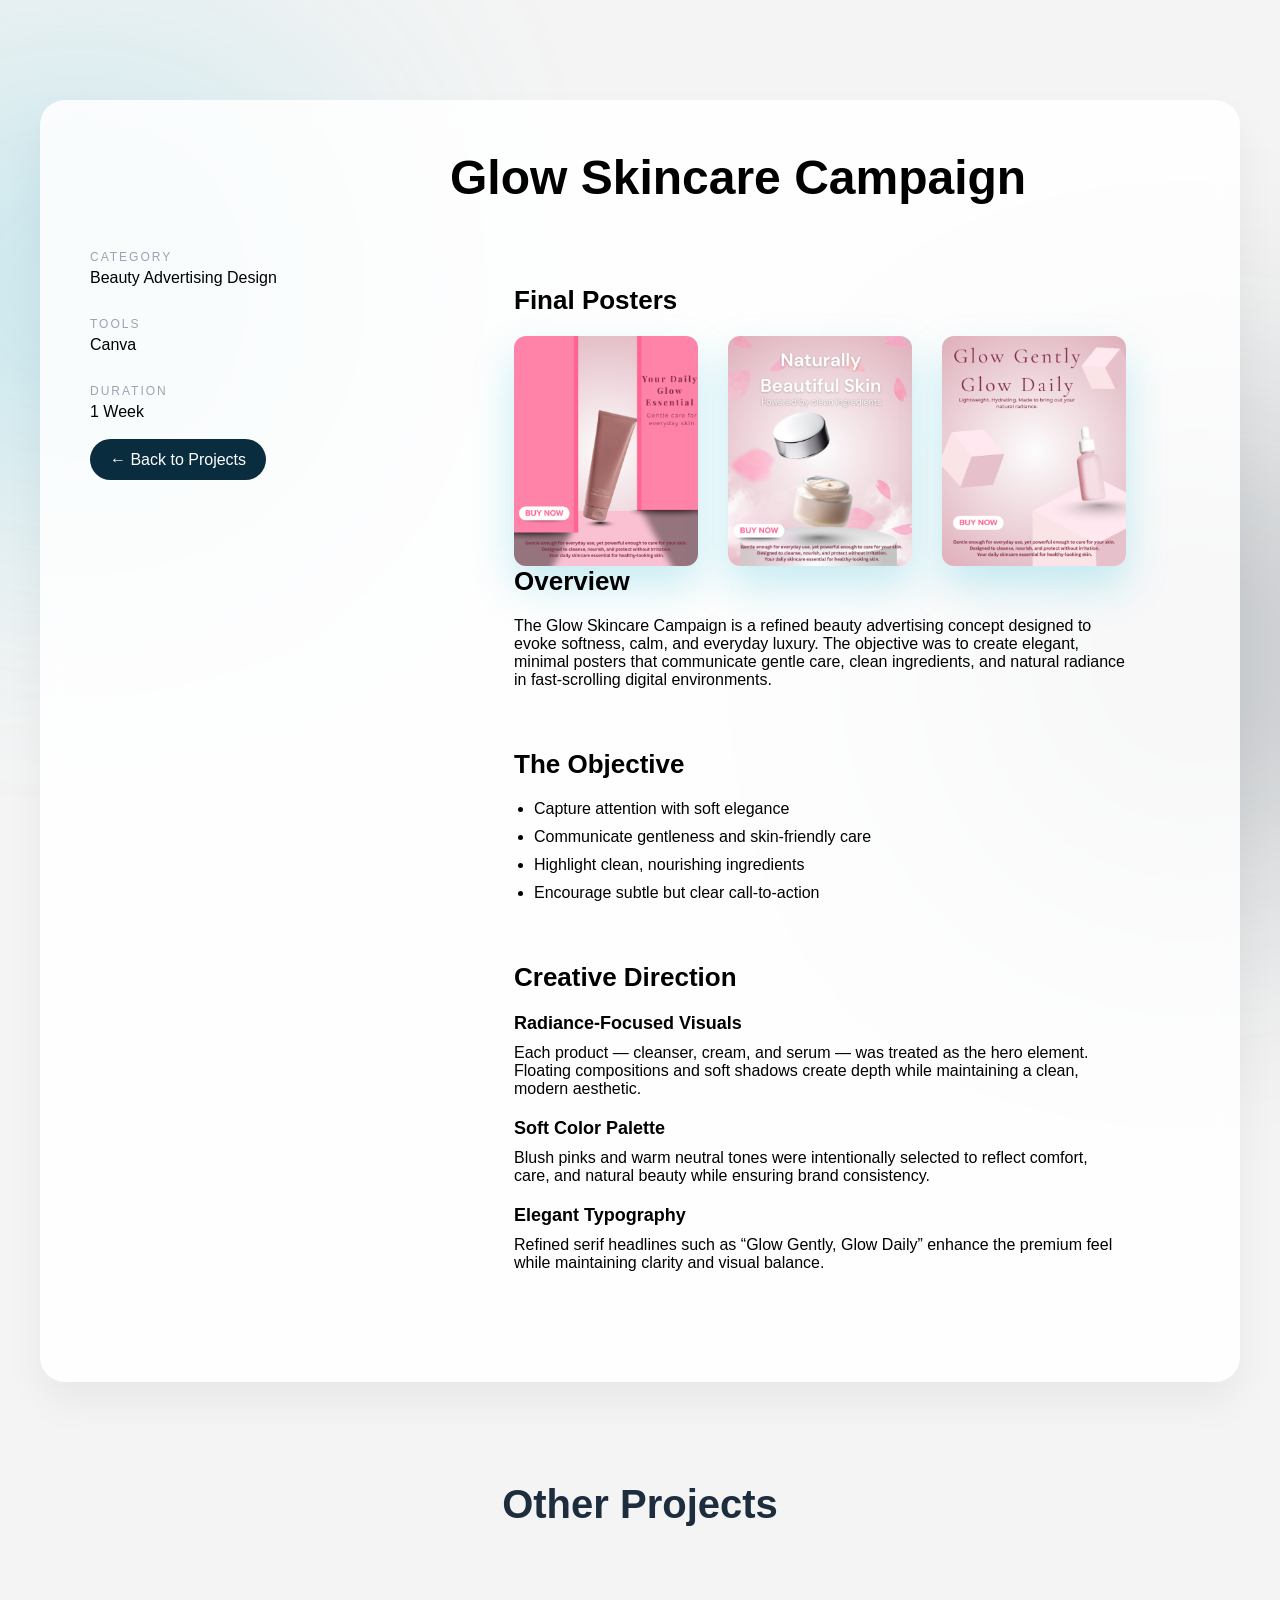
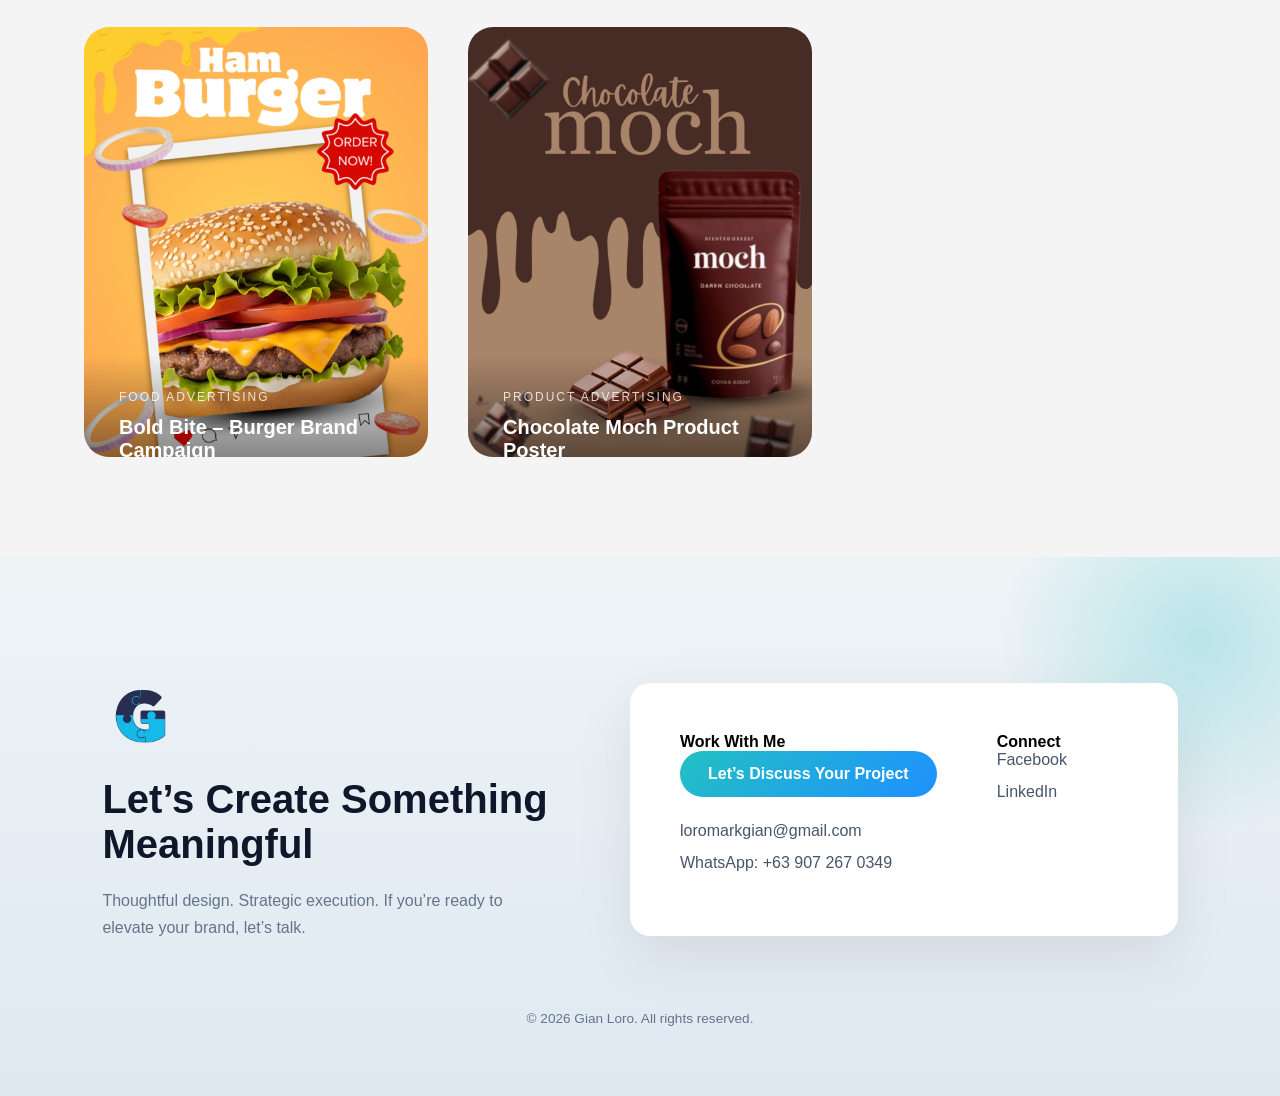
<file: Beuty-product.html>
<html lang="en">

<head>
    <meta charset="UTF-8">
    <title>Beauty / Skincare Campaign</title>
    <link rel="icon" type="icon" href="Logo.png">
    <link rel="stylesheet" href="style.css">
</head>

<body class="product-page">

    <div class="brand-blur primary"></div>
    <div class="brand-blur secondary"></div>

    <section class="project-container">

        <!-- LEFT INFO COLUMN -->
        <aside class="project-sidebar">
            <div class="info-block">
                <p class="label">Category</p>
                <p class="value">Beauty Advertising Design</p>
            </div>

            <div class="info-block">
                <p class="label">Tools</p>
                <p class="value">Canva</p>
            </div>

            <div class="info-block">
                <p class="label">Duration</p>
                <p class="value">1 Week</p>
            </div>

            <a href="index.html#projects" class="back-btn">← Back to Projects</a>
        </aside>

        <!-- RIGHT CONTENT COLUMN -->
        <main class="project-content">

            <h1>Glow Skincare Campaign</h1>

            <!-- IMAGE GRID -->
            <section class="image-section">
                <h2>Final Posters</h2>

                <div class="image-grid">
                    <img src="8.png" alt="Burger Poster 1">
                    <img src="9.png" alt="Burger Poster 2">
                    <img src="10.png" alt="Burger Poster 3">
                </div>
            </section>

            <section class="text-section">
                <h2>Overview</h2>
                <p>
                    The Glow Skincare Campaign is a refined beauty advertising concept designed
                    to evoke softness, calm, and everyday luxury. The objective was to create
                    elegant, minimal posters that communicate gentle care, clean ingredients,
                    and natural radiance in fast-scrolling digital environments.
                </p>
            </section>

            <section class="text-section">
                <h2>The Objective</h2>
                <ul>
                    <li>Capture attention with soft elegance</li>
                    <li>Communicate gentleness and skin-friendly care</li>
                    <li>Highlight clean, nourishing ingredients</li>
                    <li>Encourage subtle but clear call-to-action</li>
                </ul>
            </section>

            <section class="text-section">
                <h2>Creative Direction</h2>

                <h3>Radiance-Focused Visuals</h3>
                <p>
                    Each product — cleanser, cream, and serum — was treated as the hero element.
                    Floating compositions and soft shadows create depth while maintaining
                    a clean, modern aesthetic.
                </p>

                <h3>Soft Color Palette</h3>
                <p>
                    Blush pinks and warm neutral tones were intentionally selected to reflect
                    comfort, care, and natural beauty while ensuring brand consistency.
                </p>

                <h3>Elegant Typography</h3>
                <p>
                    Refined serif headlines such as “Glow Gently, Glow Daily” enhance the
                    premium feel while maintaining clarity and visual balance.
                </p>
            </section>

        </main>

    </section>

    <!--project section-->

    <section class="project" id="projects">
        <h2 class="projects-title">Other Projects</h2>

        <div class="projects-grid">


            <a href="Burger-barand-poster.HTML" class="project-card">
                <img src="3.png" alt="Burger Brand Poster Collection">

                <div class="project-overlay">
                    <span class="project-category">Food Advertising</span>
                    <h3 class="project-title">Bold Bite – Burger Brand Campaign</h3>
                    <span class="view-project">View Project →</span>
                </div>
            </a>

            <a href="Chocolate-moch-poster.html" class="project-card">
                <img src="4.png" alt="Chocolate Moch Poster">

                <div class="project-overlay">
                    <span class="project-category">Product Advertising</span>
                    <h3 class="project-title">Chocolate Moch Product Poster</h3>
                    <span class="view-project">View Project →</span>
                </div>
            </a>



        </div>
    </section>
    <!--contact section-->
    <section class="clean-contact" id="contact">
        <div class="contact-wrapper">

            <!-- LEFT SIDE -->
            <div class="contact-left">
                <img src="Logo.png" alt="Logo" class="contact-logo">
                <h2>Let’s Create Something Meaningful</h2>
                <p>
                    Thoughtful design. Strategic execution. If you’re ready to elevate your brand, let’s talk.
                </p>
            </div>

            <!-- RIGHT CARD -->
            <div class="contact-card">

                <!-- Column 1 -->
               <div class="contact-column">
                    <h4>Work With Me</h4>
                    <a href="https://calendly.com/loromarkgian/30min" class="modern-btn">Let’s Discuss Your Project</a>
                    <a href="mailto:loromarkgian@gmail.com" class="contact-link">
                        loromarkgian@gmail.com
                    </a>
                    <a href="https://wa.me/639072670349" class="contact-link">
                        WhatsApp: +63 907 267 0349
                    </a>
                </div>

                <!-- Column 2 -->
                <div class="contact-column">
                    <h4>Connect</h4>
                    <a href="https://www.facebook.com/profile.php?id=61585656745257" class="contact-link">Facebook</a>
                    <a href="https://www.linkedin.com/in/mark-gian-loro/" class="contact-link">LinkedIn</a>
                </div>

            </div>
        </div>

        <p class="copyright">
            © 2026 Gian Loro. All rights reserved.
        </p>
    </section>


</body>

</html>
</file>
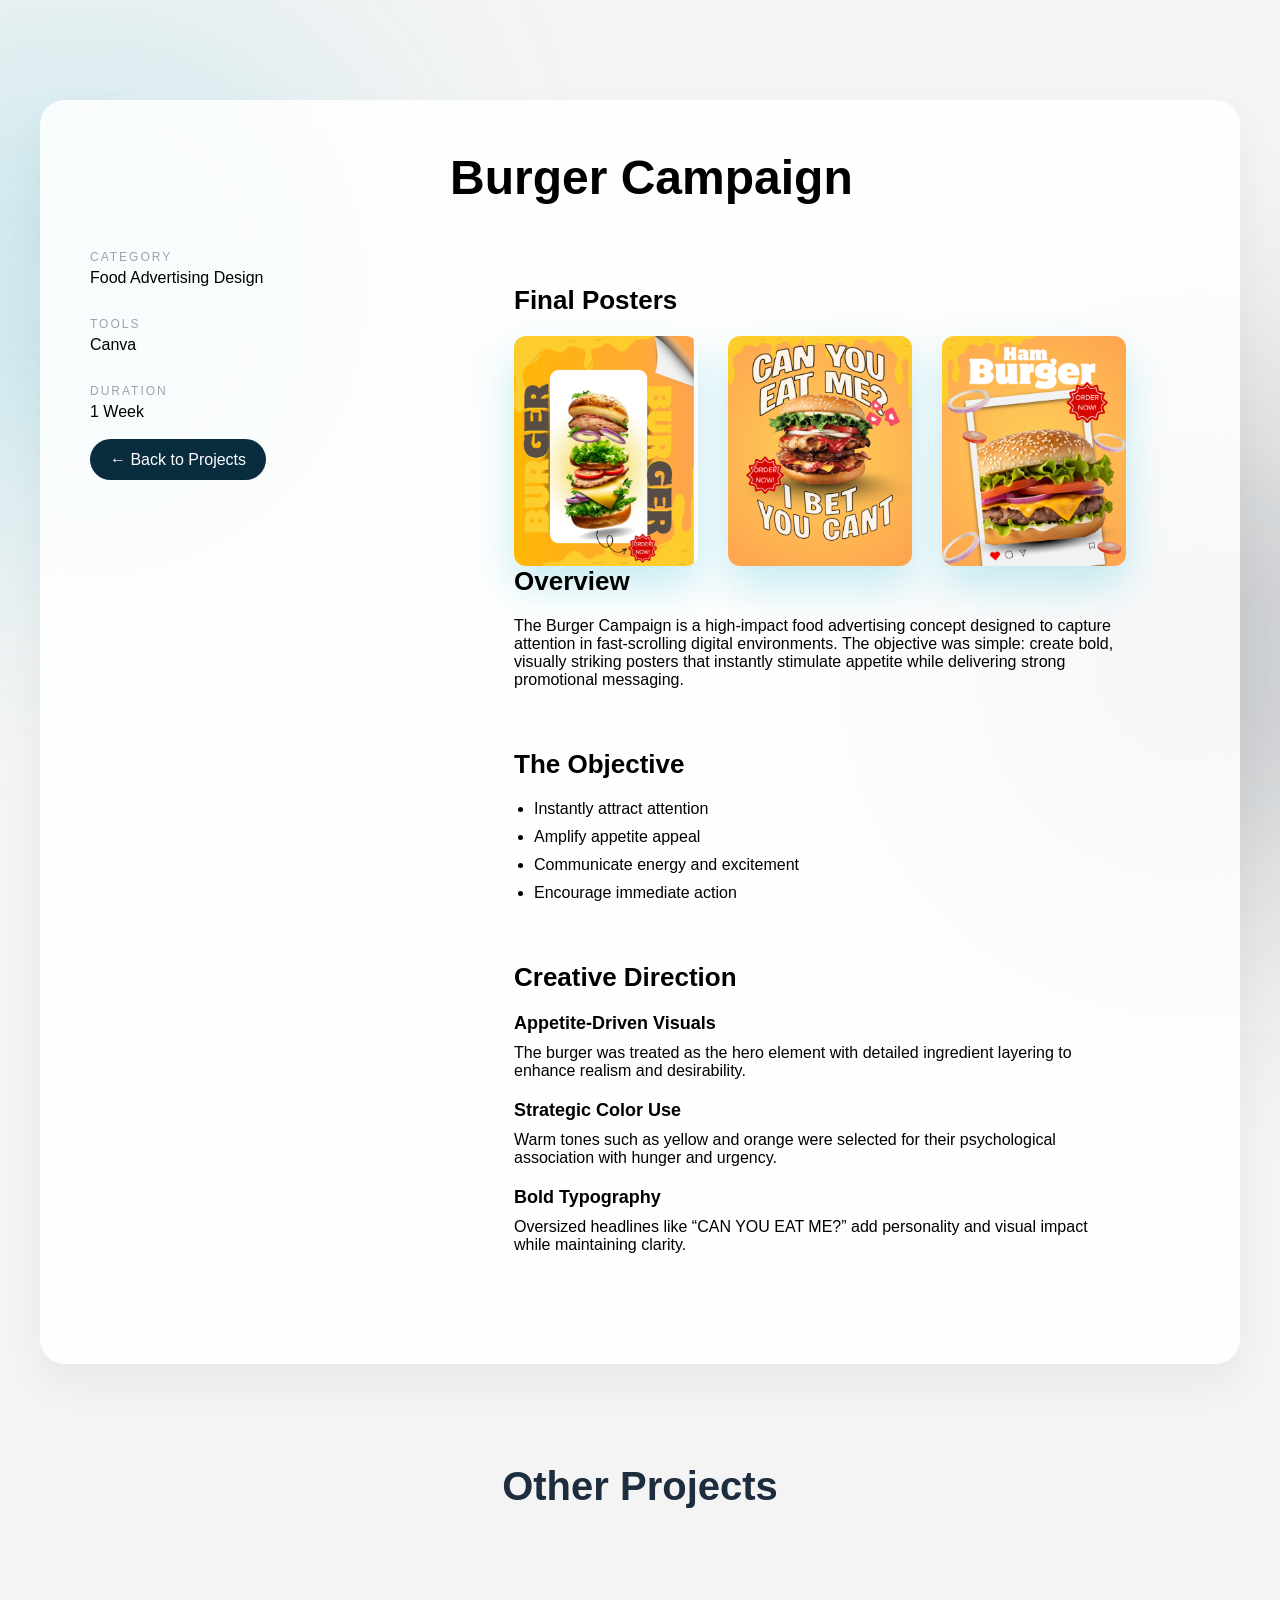
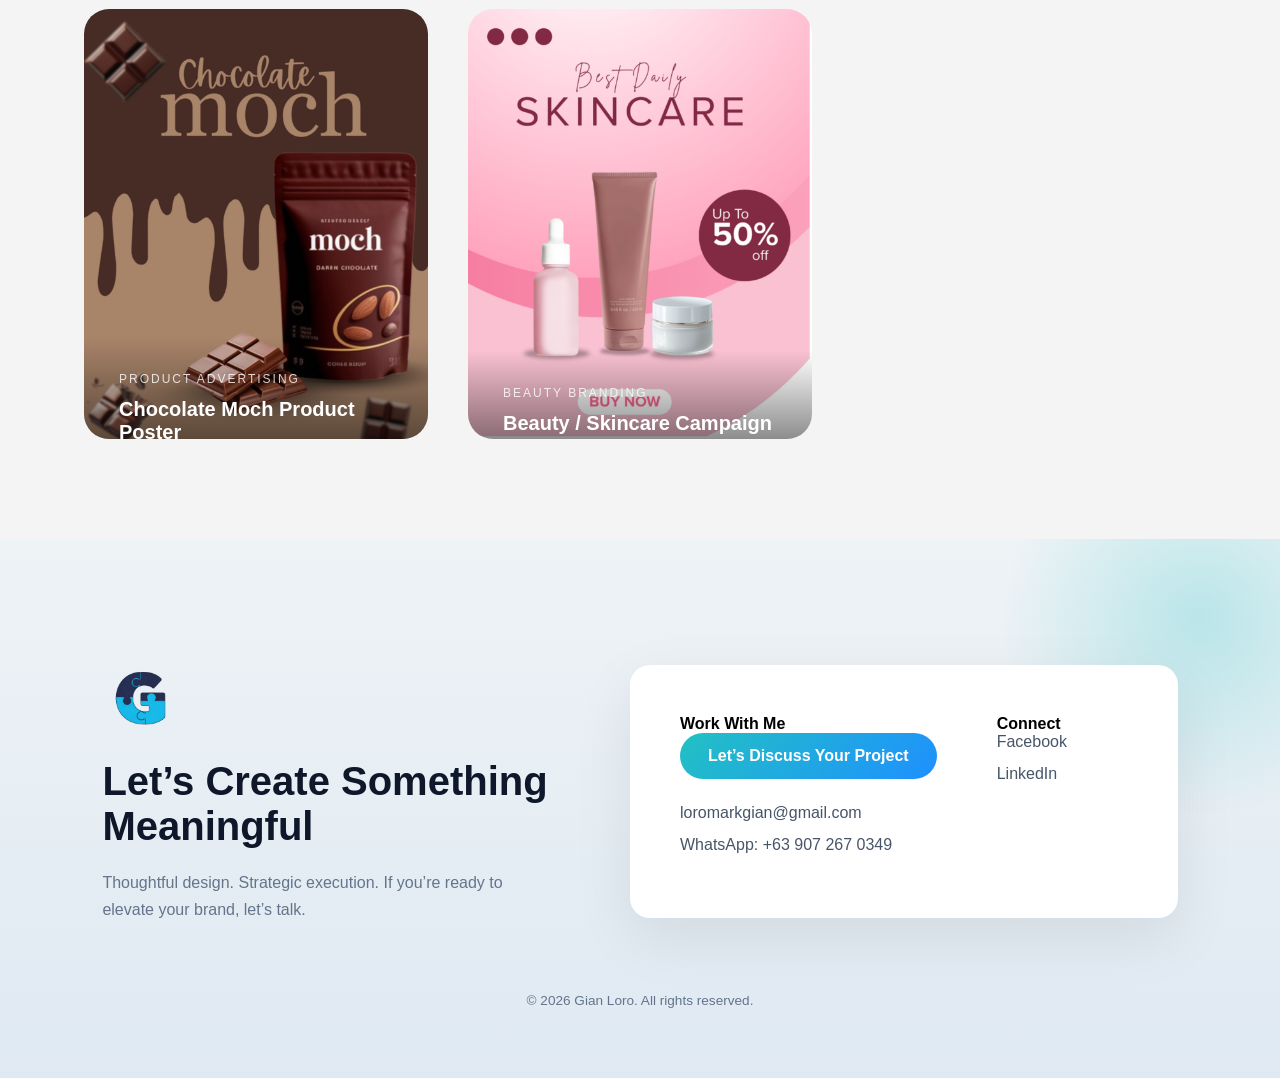
<file: Burger-barand-poster.HTML>
<html lang="en">

<head>
  <meta charset="UTF-8">
  <title>Burger Brand Poster Collection</title>
  <link rel="icon" type="icon" href="Logo.png">
  <link rel="stylesheet" href="style.css">
</head>

<body class="product-page">

  <div class="brand-blur primary"></div>
  <div class="brand-blur secondary"></div>

  <section class="project-container">

    <!-- LEFT INFO COLUMN -->
    <aside class="project-sidebar">
      <div class="info-block">
        <p class="label">Category</p>
        <p class="value">Food Advertising Design</p>
      </div>

      <div class="info-block">
        <p class="label">Tools</p>
        <p class="value">Canva</p>
      </div>

      <div class="info-block">
        <p class="label">Duration</p>
        <p class="value">1 Week</p>
      </div>

      <a href="index.html#projects" class="back-btn">← Back to Projects</a>
    </aside>

    <!-- RIGHT CONTENT COLUMN -->
    <main class="project-content">

      <h1>Burger Campaign</h1>

      <!-- IMAGE GRID -->
      <section class="image-section">
        <h2>Final Posters</h2>

        <div class="image-grid">
          <img src="1.png" alt="Burger Poster 1">
          <img src="2.png" alt="Burger Poster 2">
          <img src="3.png" alt="Burger Poster 3">
        </div>
      </section>

      <section class="text-section">
        <h2>Overview</h2>
        <p>
          The Burger Campaign is a high-impact food advertising concept designed
          to capture attention in fast-scrolling digital environments. The objective
          was simple: create bold, visually striking posters that instantly stimulate
          appetite while delivering strong promotional messaging.
        </p>
      </section>

      <section class="text-section">
        <h2>The Objective</h2>
        <ul>
          <li>Instantly attract attention</li>
          <li>Amplify appetite appeal</li>
          <li>Communicate energy and excitement</li>
          <li>Encourage immediate action</li>
        </ul>
      </section>

      <section class="text-section">
        <h2>Creative Direction</h2>

        <h3>Appetite-Driven Visuals</h3>
        <p>
          The burger was treated as the hero element with detailed ingredient layering
          to enhance realism and desirability.
        </p>

        <h3>Strategic Color Use</h3>
        <p>
          Warm tones such as yellow and orange were selected for their psychological
          association with hunger and urgency.
        </p>

        <h3>Bold Typography</h3>
        <p>
          Oversized headlines like “CAN YOU EAT ME?” add personality and visual impact
          while maintaining clarity.
        </p>
      </section>
    </main>


  </section>

  <!--project section-->

  <section class="project" id="projects">
    <h2 class="projects-title">Other Projects</h2>

    <div class="projects-grid">

      <a href="Chocolate-moch-poster.html" class="project-card">
        <img src="4.png" alt="Chocolate Moch Poster">

        <div class="project-overlay">
          <span class="project-category">Product Advertising</span>
          <h3 class="project-title">Chocolate Moch Product Poster</h3>
          <span class="view-project">View Project →</span>
        </div>
      </a>


      <a href="Beuty-product.html" class="project-card">
        <img src="7.png" alt="Skincare Campaign">

        <div class="project-overlay">
          <span class="project-category">Beauty Branding</span>
          <h3 class="project-title">Beauty / Skincare Campaign</h3>
          <span class="view-project">View Project →</span>
        </div>
      </a>

    </div>
  </section>
  <!--contact section-->
  <section class="clean-contact" id="contact">
    <div class="contact-wrapper">

      <!-- LEFT SIDE -->
      <div class="contact-left">
        <img src="Logo.png" alt="Logo" class="contact-logo">
        <h2>Let’s Create Something Meaningful</h2>
        <p>
          Thoughtful design. Strategic execution. If you’re ready to elevate your brand, let’s talk.
        </p>
      </div>

      <!-- RIGHT CARD -->
      <div class="contact-card">

        <div class="contact-column">
          <h4>Work With Me</h4>
          <a href="https://calendly.com/loromarkgian/30min" class="modern-btn">Let’s Discuss Your Project</a>
          <a href="mailto:loromarkgian@gmail.com" class="contact-link">
            loromarkgian@gmail.com
          </a>
          <a href="https://wa.me/639072670349" class="contact-link">
            WhatsApp: +63 907 267 0349
          </a>
        </div>

        <!-- Column 2 -->
        <div class="contact-column">
          <h4>Connect</h4>
          <a href="https://www.facebook.com/profile.php?id=61585656745257" class="contact-link">Facebook</a>
          <a href="https://www.linkedin.com/in/mark-gian-loro/" class="contact-link">LinkedIn</a>
        </div>

      </div>
    </div>

    <p class="copyright">
      © 2026 Gian Loro. All rights reserved.
    </p>
  </section>


</body>

</html>
</file>
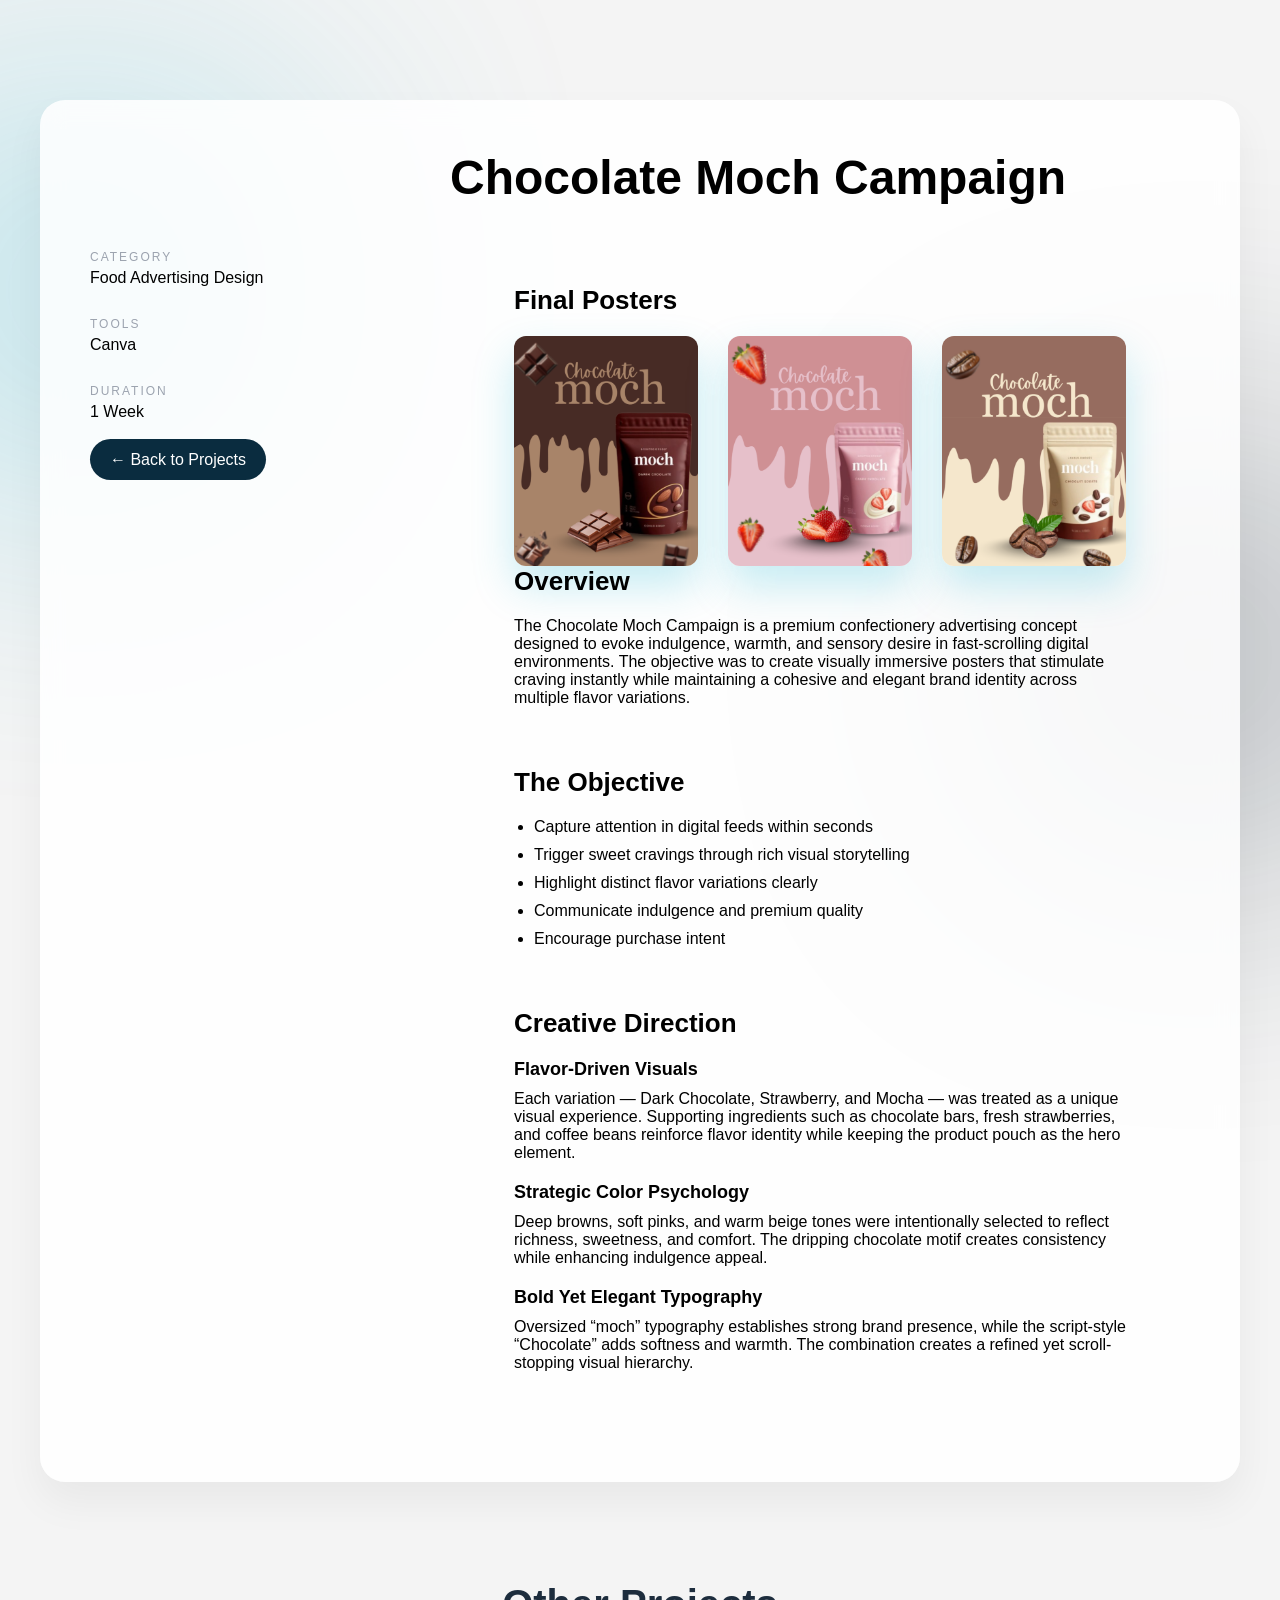
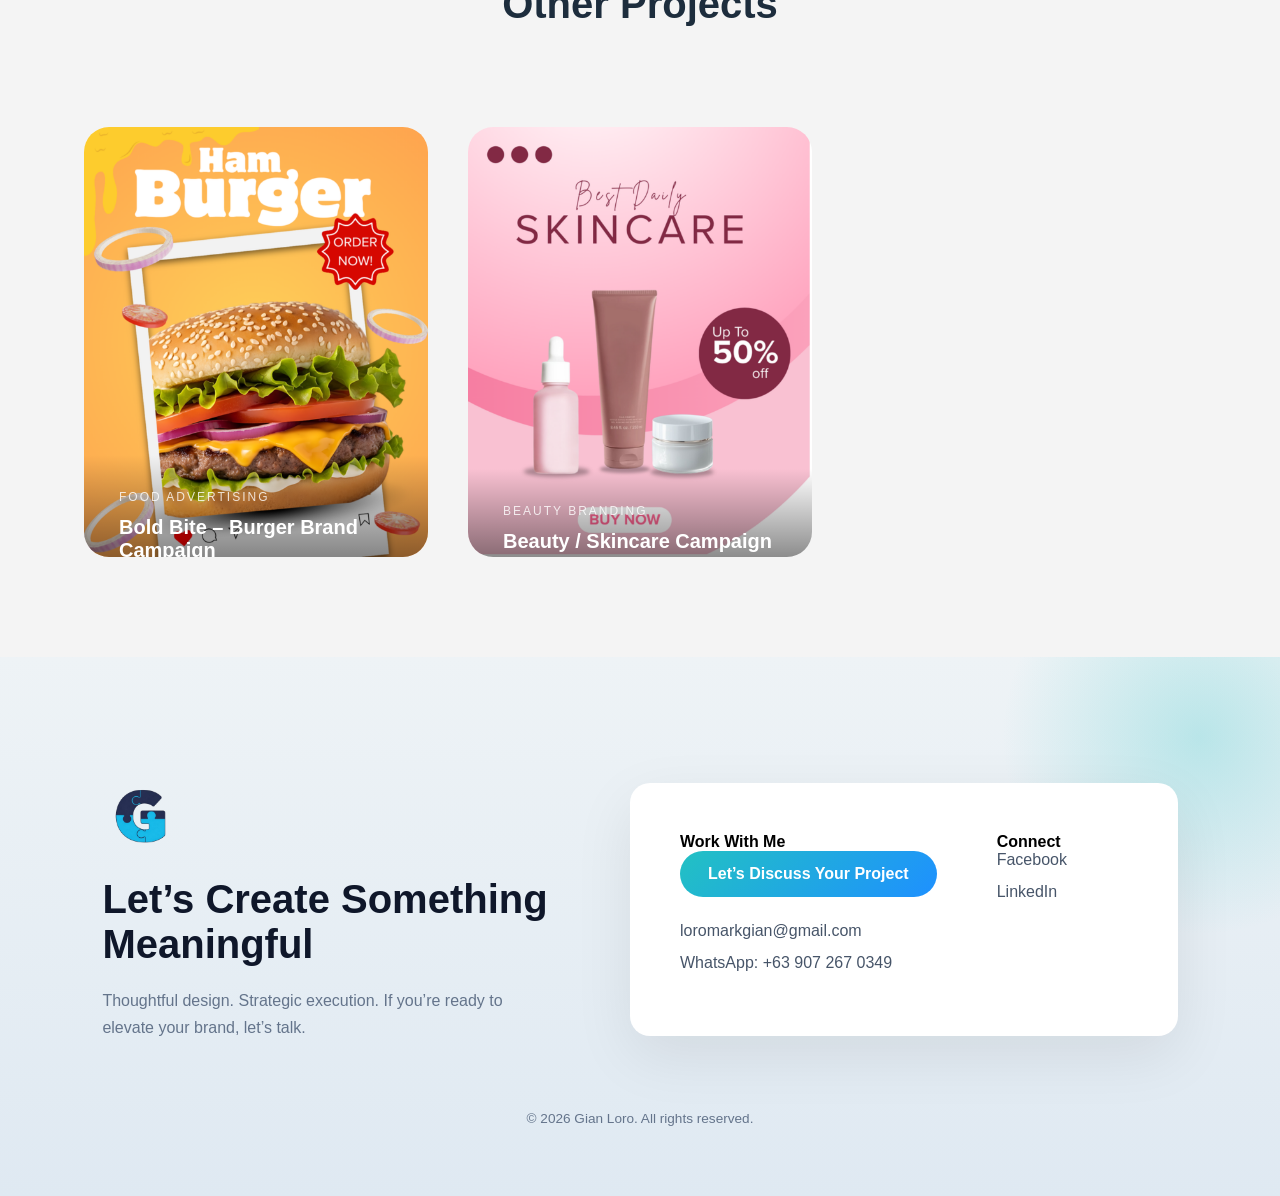
<file: Chocolate-moch-poster.html>
<html lang="en">

<head>
    <meta charset="UTF-8">
    <title>Chocolate Moch Product Poster</title>
    <link rel="icon" type="icon" href="Logo.png">
    <link rel="stylesheet" href="style.css">
</head>

<body class="product-page">

    <div class="brand-blur primary"></div>
    <div class="brand-blur secondary"></div>


    <section class="project-container">

        <!-- LEFT INFO COLUMN -->
        <aside class="project-sidebar">
            <div class="info-block">
                <p class="label">Category</p>
                <p class="value">Food Advertising Design</p>
            </div>

            <div class="info-block">
                <p class="label">Tools</p>
                <p class="value">Canva</p>
            </div>

            <div class="info-block">
                <p class="label">Duration</p>
                <p class="value">1 Week</p>
            </div>

            <a href="index.html#projects" class="back-btn">← Back to Projects</a>
        </aside>

        <!-- RIGHT CONTENT COLUMN -->
        <main class="project-content">

            <h1>Chocolate Moch Campaign</h1>

            <!-- IMAGE GRID -->
            <section class="image-section">
                <h2>Final Posters</h2>

                <div class="image-grid">
                    <img src="4.png" alt="Chocolate Moch Dark Chocolate Poster">
                    <img src="5.png" alt="Chocolate Moch Strawberry Poster">
                    <img src="6.png" alt="Chocolate Moch Mocha Poster">
                </div>
            </section>

            <section class="text-section">
                <h2>Overview</h2>
                <p>
                    The Chocolate Moch Campaign is a premium confectionery advertising concept
                    designed to evoke indulgence, warmth, and sensory desire in fast-scrolling
                    digital environments. The objective was to create visually immersive posters
                    that stimulate craving instantly while maintaining a cohesive and elegant
                    brand identity across multiple flavor variations.
                </p>
            </section>

            <section class="text-section">
                <h2>The Objective</h2>
                <ul>
                    <li>Capture attention in digital feeds within seconds</li>
                    <li>Trigger sweet cravings through rich visual storytelling</li>
                    <li>Highlight distinct flavor variations clearly</li>
                    <li>Communicate indulgence and premium quality</li>
                    <li>Encourage purchase intent</li>
                </ul>
            </section>

            <section class="text-section">
                <h2>Creative Direction</h2>

                <h3>Flavor-Driven Visuals</h3>
                <p>
                    Each variation — Dark Chocolate, Strawberry, and Mocha — was treated as
                    a unique visual experience. Supporting ingredients such as chocolate bars,
                    fresh strawberries, and coffee beans reinforce flavor identity while keeping
                    the product pouch as the hero element.
                </p>

                <h3>Strategic Color Psychology</h3>
                <p>
                    Deep browns, soft pinks, and warm beige tones were intentionally selected
                    to reflect richness, sweetness, and comfort. The dripping chocolate motif
                    creates consistency while enhancing indulgence appeal.
                </p>

                <h3>Bold Yet Elegant Typography</h3>
                <p>
                    Oversized “moch” typography establishes strong brand presence, while the
                    script-style “Chocolate” adds softness and warmth. The combination creates
                    a refined yet scroll-stopping visual hierarchy.
                </p>
            </section>

        </main>

    </section>
    <!--project section-->

    <section class="project" id="projects">
        <h2 class="projects-title">Other Projects</h2>

        <div class="projects-grid">


            <a href="Burger-barand-poster.HTML" class="project-card">
                <img src="3.png" alt="Burger Brand Poster Collection">

                <div class="project-overlay">
                    <span class="project-category">Food Advertising</span>
                    <h3 class="project-title">Bold Bite – Burger Brand Campaign</h3>
                    <span class="view-project">View Project →</span>
                </div>
            </a>


            <a href="Beuty-product.html" class="project-card">
                <img src="7.png" alt="Skincare Campaign">

                <div class="project-overlay">
                    <span class="project-category">Beauty Branding</span>
                    <h3 class="project-title">Beauty / Skincare Campaign</h3>
                    <span class="view-project">View Project →</span>
                </div>
            </a>

        </div>
    </section>
    <!--contact section-->
 <section class="clean-contact"  id="contact">
        <div class="contact-wrapper">

            <!-- LEFT SIDE -->
            <div class="contact-left">
                <img src="Logo.png" alt="Logo" class="contact-logo">
                <h2>Let’s Create Something Meaningful</h2>
                <p>
                    Thoughtful design. Strategic execution. If you’re ready to elevate your brand, let’s talk.
                </p>
            </div>

            <!-- RIGHT CARD -->
            <div class="contact-card">

                <!-- Column 1 -->
                <div class="contact-column">
                    <h4>Work With Me</h4>
                    <a href="https://calendly.com/loromarkgian/30min" class="modern-btn">Let’s Discuss Your Project</a>
                    <a href="mailto:loromarkgian@gmail.com" class="contact-link">
                        loromarkgian@gmail.com
                    </a>
                    <a href="https://wa.me/639072670349" class="contact-link">
                        WhatsApp: +63 907 267 0349
                    </a>
                </div>

                <!-- Column 2 -->
                <div class="contact-column">
                    <h4>Connect</h4>
                    <a href="https://www.facebook.com/profile.php?id=61585656745257" class="contact-link">Facebook</a>
                    <a href="https://www.linkedin.com/in/mark-gian-loro/" class="contact-link">LinkedIn</a>
                </div>

            </div>
        </div>

        <p class="copyright">
            © 2026 Gian Loro. All rights reserved.
        </p>
    </section>


</body>

</html>
</file>
<file: style.css>
* {
    margin: 0;
    padding: 0;
    box-sizing: border-box;
    font-family: 'Poppins', sans-serif;
}

body {
    background: #f4f4f4;
}

.navbar a {
    text-decoration: none;
    color: #0e1f2f;
}

.navbar a:visited {
    color: #0e1f2f;
}

.navbar {
    display: flex;
    justify-content: center;
    margin-top: 30px;
}

.navbar ul {
    list-style: none;
    display: flex;
    gap: 30px;
    background: transparent;
    padding: 10px 35px;
    border-radius: 50px;
    box-shadow: 0 8px 20px rgba(0, 0, 0, 0.05);
}

.navbar li {
    padding: 8px 20px;
    border-radius: 30px;
    transition: 0.3s;
}

.navbar li:hover,
.navbar li.active {
    background: #19b5d8;
}

.navbar li:hover a,
.navbar li.active a {
    color: white;
}

nav {
    position: sticky;
    top: 0;
    z-index: 1000;
    background: transparent;
}

#menu-icon {
    font-size: 3.6rem;
    color: #1fb6d5;
    cursor: pointer;
    display: none;
}


/* ================= home section ================= */
.home {
    min-height: 100vh;
    display: flex;
    align-items: center;
    justify-content: center;
    position: relative;
    background: #f3f6f9;
    overflow: hidden;
}

.home::before,
.home::after {
    content: "";
    position: absolute;
    width: 500px;
    height: 500px;
    border-radius: 50%;
    filter: blur(120px);
    z-index: 0;
}

.home::before {
    left: -150px;
    background: rgba(31, 182, 213, 0.35);
}

.home::after {
    right: -150px;
    background: rgba(14, 31, 47, 0.25);
}


.home-content {
    text-align: center;
    z-index: 2;
    position: relative;
}


.home h1 {
    font-size: 56px;
    font-weight: 800;
    color: #0e1f2f;
    margin-bottom: 10px;
}

.home h1 span {
    color: #1fb6d5;
}


.subtitle {
    font-size: 20px;
    color: #666;
    margin-bottom: 40px;
}



.profile-card {
    margin: 0 auto 40px;
    width: 400px;
    height: 400px;
    border-radius: 35px;
    background: linear-gradient(180deg, #1fb6d5, #17a2b8);
    box-shadow: 0 25px 40px rgba(0, 0, 0, 0.15);
    perspective: 1000px;
    cursor: pointer;
    padding: 0;
    display: flex;
    align-items: center;
    justify-content: center;
}


.card-inner {
    width: 365px;
    height: 365px;
    position: relative;
    transition: transform 0.8s ease;
    transform-style: preserve-3d;
    border-radius: 25px;
}


.card-front,
.card-back {
    position: absolute;
    width: 100%;
    height: 100%;
    backface-visibility: hidden;
    border-radius: 25px;
}


.card-front img {
    width: 100%;
    height: 100%;
    object-fit: cover;
    display: block;
}


.card-back {
    transform: rotateY(180deg);
    display: flex;
    flex-direction: column;
    align-items: center;
    justify-content: center;
    text-align: center;
    padding: 20px;
}

.logo-back {
    width: 150px;
    height: 150px;
    object-fit: contain;
    margin-bottom: 15px;
}

.card-back h3 {
    margin-top: 15px;
    font-size: 20px;
}

.card-back p {
    opacity: 0.8;
}

.profile-card:hover .card-inner {
    transform: rotateY(180deg);
}

.piece {
    width: 150px;
    height: 150px;
    perspective: 1000px;
    cursor: pointer;
}

.piece-inner {
    width: 100%;
    height: 100%;
    position: relative;
    transition: transform 0.8s;
    transform-style: preserve-3d;
}

.piece-front,
.piece-back {
    position: absolute;
    width: 100%;
    height: 100%;
    backface-visibility: hidden;
    border-radius: 15px;
}

.piece-back {
    transform: rotateY(180deg);
}

.piece img {
    width: 100%;
    height: 100%;
    object-fit: contain;
}

/* Flip on click */
.piece.flipped .piece-inner {
    transform: rotateY(180deg);
}

/* ================= About section ================= */


.about-section {
    padding: 100px 20px;
    text-align: center;
}


.about-title {
    font-size: 32px;
    font-weight: 700;
    margin-bottom: 60px;
    color: #0e1f2f;
    text-align: center;
}


.about-wrapper {
    display: flex;
    flex-direction: column;
    gap: 25px;
    align-items: center;
}


.about-card {
    width: 100%;
    max-width: 700px;
    height: 260px;
    perspective: 1000px;
}


.about-card-inner {
    position: relative;
    width: 100%;
    height: 100%;
    transition: transform 0.8s;
    transform-style: preserve-3d;
}


.about-card:hover .about-card-inner {
    transform: rotateY(180deg);
}


.about-card-front,
.about-card-back {
    position: absolute;
    width: 100%;
    height: 100%;
    border-radius: 20px;
    padding: 40px;
    box-sizing: border-box;
    backface-visibility: hidden;
    display: flex;
    justify-content: center;
    align-items: center;
    text-align: center;
}


.about-card-front {
    background-color: #0b3d4c;
    color: white;
}

.about-card-back {
    background-color: #123c4a;
    color: white;
    transform: rotateY(180deg);
}

/* ================= Pieces section ================= */

.pieces {
    position: relative;
    padding: 100px 10%;
    background: #f3f4f6;
    text-align: center;
    overflow: hidden;
}

.pieces h2 {
    font-size: 32px;
    font-weight: 700;
    margin-bottom: 60px;
    color: #0e1f2f;
}

.pieces-grid {
    display: grid;
    grid-template-columns: repeat(3, 1fr);
    gap: 35px;
    max-width: 900px;
    margin: auto;
}

/* PIECE CARD */
.piece-card {
    width: 100%;
    height: 220px;
    perspective: 1000px;
    cursor: pointer;
}

.piece-card-inner {
    width: 100%;
    height: 100%;
    position: relative;
    transition: transform 0.8s ease;
    transform-style: preserve-3d;
    border-radius: 25px;
}

/* FRONT AND BACK SIDES */
.pieces-front,
.pieces-back {
    position: absolute;
    width: 100%;
    height: 100%;
    backface-visibility: hidden;
    border-radius: 25px;
    display: flex;
    flex-direction: column;
    align-items: center;
    justify-content: center;
    text-align: center;
}

.pieces-front {
    background: #f7f9fb;
}

.pieces-back {
    background: linear-gradient(135deg, #8ecae6, #219ebc);
    color: white;
    transform: rotateY(180deg);
    padding: 20px;
}

.pieces-back h3 {
    margin-bottom: 10px;
}

.pieces-back p {
    font-size: 14px;
    line-height: 1.6;
}

/* ICONS AND TEXT ON FRONT */
.piece-card img {
    width: 55px;
    margin-bottom: 20px;
}

.piece-card p {
    font-weight: 500;
    color: #1b2b38;
}

/* HOVER EFFECT */
.piece-card:hover .piece-card-inner {
    transform: rotateY(180deg);
    box-shadow: 0 20px 35px rgba(0, 0, 0, 0.08);
}

/* CLICK ACTIVE STATE */
.piece-card.active .piece-card-inner {
    transform: rotateY(180deg);
}

/* BACKGROUND PUZZLE BLUR ELEMENTS */
.bg-puzzle {
    position: absolute;
    width: 180px;
    height: 180px;
    background: #19b5d8;
    filter: blur(60px);
    opacity: 0.4;
    border-radius: 30%;
    animation: floatBg 8s ease-in-out infinite;
    z-index: 1;
}

.blur1 {
    top: 120px;
    left: 10%;
}

.blur2 {
    top: 300px;
    right: 12%;
    animation-delay: 2s;
}

.blur3 {
    bottom: 100px;
    left: 40%;
    animation-delay: 4s;
}

.bg-puzzle {
    position: absolute;
    width: 180px;
    height: 180px;
    background: #19b5d8;
    filter: blur(60px);
    opacity: 0.4;
    border-radius: 30%;
    animation: floatBg 8s ease-in-out infinite;
    z-index: 1;
}

.blur1 {
    top: 120px;
    left: 10%;
}

.blur2 {
    top: 300px;
    right: 12%;
    animation-delay: 2s;
}

.blur3 {
    bottom: 100px;
    left: 40%;
    animation-delay: 4s;
}



/* ===== Services Section ===== */

.services-section {
    display: grid;
    grid-template-columns: 1fr 1.2fr;
    gap: 80px;
    max-width: 1200px;
    margin: 120px auto;
    padding: 0 20px;
}

.services-intro h2 {
    font-size: 40px;
    margin-bottom: 20px;
}

.services-intro span {
    color: #19B5B0;
}

.services-intro p {
    font-size: 18px;
    line-height: 1.6;
    opacity: 0.8;
}

/* Service List */
.services-list {
    display: flex;
    flex-direction: column;
    gap: 30px;
}

/* Individual Item */
.service-item {
    display: flex;
    gap: 25px;
    padding: 30px;
    border-radius: 20px;
    background: rgba(255, 255, 255, 0.03);
    backdrop-filter: blur(10px);
    border: 1px solid rgba(255, 255, 255, 0.08);
    transition: 0.3s ease;
}

.service-item:hover {
    transform: translateX(10px);
    border-color: #19B5B0;
}

.service-number {
    font-size: 24px;
    font-weight: 600;
    color: #19B5B0;
    min-width: 40px;
}

.service-content h3 {
    margin-bottom: 10px;
    font-size: 20px;
}

.service-content p {
    opacity: 0.75;
    line-height: 1.6;
}

/* Responsive */
@media (max-width: 992px) {
    .services-section {
        grid-template-columns: 1fr;
        gap: 50px;
    }
}

.pricing-section {
    position: relative;
    min-height: 100vh;
    background: #f3f5f7;
    display: flex;
    align-items: center;
    justify-content: center;
    text-align: center;
    overflow: hidden;
    padding: 40px 20px;
}

.pricing-content {
    max-width: 600px;
    z-index: 2;
}

.pricing-content h1 {
    font-size: 40px;
    margin-bottom: 30px;
    color: #1d2b36;
}

.subtitle {
    font-size: 22px;
    margin-bottom: 20px;
    color: #1d2b36;
}

.highlight-text {
    font-size: 18px;
    color: #00a8c5;
    margin-bottom: 40px;
    line-height: 1.6;
}

.btn-primary {
    display: inline-block;
    padding: 14px 35px;
    background: #00a8c5;
    color: white;
    border-radius: 40px;
    text-decoration: none;
    font-weight: 600;
    font-size: 16px;
    transition: 0.3s ease;
    box-shadow: 0 10px 25px rgba(0, 168, 197, 0.3);
}

.btn-primary:hover {
    background: #0090a8;
    transform: translateY(-3px);
}



.blur-shape {
    position: absolute;
    width: 250px;
    height: 250px;
    border-radius: 40% 60% 55% 45% / 50% 40% 60% 50%;
    filter: blur(60px);
    opacity: 0.8;
}

.blur-shape.left {
    background: #00bcd4;
    left: 8%;
    bottom: 20%;
}

.blur-shape.right {
    background: #0a2c3f;
    right: 8%;
    bottom: 15%;
}

.box i {
    vertical-align: middle;
    font-size: 25px;
    color: var(--main-color);
    margin-left: 5px;
}

.box a:hover {
    border-bottom: 2px solid var(--main-color);
}

.box:hover {
    border: 1px solid var(--main-color);
    transform: translateY(-5px) scale(1.02);
}


/* ================= Project section ================= */




#projects .projects-title {
    font-size: 40px;
    font-weight: 700;
    text-align: center;
    margin-bottom: 60px;
    color: #1d2d3d;
}

.projects-grid {
    display: grid;
    grid-template-columns: repeat(3, 1fr);
    gap: 40px;
    max-width: 1200px;
    margin: 100px auto;
    padding: 0 20px;
}

.project-card {
    position: relative;
    overflow: hidden;
    border-radius: 25px;
    display: block;
    text-decoration: none;
}

.project-card img {
    width: 100%;
    height: 100%;
    display: block;
    transition: transform 0.6s ease;
}

.project-card:hover img {
    transform: scale(1.08);
}

/* Overlay */
.project-overlay {
    position: absolute;
    bottom: 0;
    left: 0;
    width: 100%;
    padding: 35px;
    background: linear-gradient(to top, rgba(0, 0, 0, 0.75), transparent);
    color: white;
    transform: translateY(40%);
    transition: 0.4s ease;
}

.project-card:hover .project-overlay {
    transform: translateY(0);
}

.project-category {
    font-size: 12px;
    letter-spacing: 2px;
    text-transform: uppercase;
    opacity: 0.8;
    display: block;
}

.project-title {
    margin: 12px 0;
    font-size: 20px;
    font-weight: 600;
}

.view-project {
    font-size: 14px;
    opacity: 0.85;
}

/* Responsive */
@media (max-width: 992px) {
    .projects-grid {
        grid-template-columns: 1fr 1fr;
    }
}

@media (max-width: 600px) {
    .projects-grid {
        grid-template-columns: 1fr;
    }
}

/* ================= contact ================= */
/* SECTION */
.clean-contact {
    position: relative;
    padding: 120px 8% 70px;
    background: linear-gradient(180deg, #eef3f6 0%, #dfe9f2 100%);
    overflow: hidden;
}

/* Animated floating blob */
.clean-contact::before {
    content: "";
    position: absolute;
    width: 400px;
    height: 400px;
    background: radial-gradient(circle, rgba(34,193,195,0.25), transparent 70%);
    top: -120px;
    right: -120px;
    animation: float 6s ease-in-out infinite alternate;
}

@keyframes float {
    from { transform: translateY(0px); }
    to { transform: translateY(40px); }
}

.contact-wrapper {
    max-width: 1200px;
    margin: auto;
    display: flex;
    align-items: center;
    justify-content: space-between;
    gap: 80px;
    position: relative;
    z-index: 2;
}

/* LEFT */
.contact-left {
    flex: 1;
}

.contact-logo {
    width: 80px;
    margin-bottom: 20px;
}

.contact-left h2 {
    font-size: 2.5rem;
    font-weight: 700;
    color: #0f172a;
    margin-bottom: 20px;
}

.contact-left p {
    color: #64748b;
    line-height: 1.7;
}

/* RIGHT CARD */
.contact-card {
    flex: 1;
    background: white;
    padding: 50px;
    border-radius: 20px;
    display: flex;
    gap: 60px;
    box-shadow: 0 20px 60px rgba(0,0,0,0.08);
    transition: 0.4s ease;
}

.contact-card:hover {
    transform: translateY(-8px);
    box-shadow: 0 30px 70px rgba(0,0,0,0.12);
}

/* BUTTON */
.modern-btn {
    display: inline-block;
    padding: 14px 28px;
    border-radius: 40px;
    background: linear-gradient(135deg, #22c1c3, #1e90ff);
    color: white;
    font-weight: 600;
    text-decoration: none;
    margin-bottom: 25px;
    transition: 0.3s ease;
}

.modern-btn:hover {
    transform: translateY(-4px) scale(1.05);
}

/* LINKS */
.contact-link {
    display: block;
    margin-bottom: 14px;
    color: #475569;
    text-decoration: none;
    transition: 0.3s ease;
}

.contact-link:hover {
    color: #1e90ff;
    transform: translateX(6px);
}

/* COPYRIGHT */
.copyright {
    text-align: center;
    margin-top: 70px;
    font-size: 0.85rem;
    color: #64748b;
}

/* RESPONSIVE */
@media (max-width: 900px) {
    .contact-wrapper {
        flex-direction: column;
        gap: 50px;
    }

    .contact-card {
        flex-direction: column;
    }
}

.hidden {
    opacity: 0;
    transform: translateY(40px);
    transition: all 0.8s ease;
}

/* Pag visible na */
.show {
    opacity: 1;
    transform: translateY(0);
}
/* ================= Project ================= */

.project-container {
    display: grid;
    grid-template-columns: 280px 1fr;
    max-width: 1200px;
    margin: 100px auto;
    gap: 80px;
    padding: 0 20px;
}

.project-sidebar {
    position: sticky;
    top: 100px;
    height: fit-content;
}

.info-block {
    margin-bottom: 30px;
}

.label {
    font-size: 12px;
    text-transform: uppercase;
    letter-spacing: 2px;
    color: #9ca3af;
    margin-bottom: 5px;
}

.value {
    font-size: 16px;
    font-weight: 500;
}

.back-btn {
    margin-top: 40px;
    padding: 12px 20px;
    border-radius: 30px;
    border: none;
    background: #0a2c3f;
    color: white;
    cursor: pointer;
    transition: 0.3s ease;
    text-decoration: none;
}

.back-btn:hover {
    background: #10c6e8;
}


.project-content h1 {
    font-size: 48px;
    margin-bottom: 50px;
}

.text-section {
    margin-bottom: 60px;
}

h2 {
    font-size: 26px;
    margin-bottom: 20px;
}

h3 {
    font-size: 18px;
    margin-top: 20px;
    margin-bottom: 10px;
}

ul {
    margin-left: 20px;
}

li {
    margin-bottom: 10px;
}

.image-section {
    margin-top: 80px;
}

.image-grid {
    display: grid;
    grid-template-columns: repeat(3, 1fr);
    gap: 30px;
}

.image-grid img {
    width: 100%;
    border-radius: 20px;
    box-shadow: 0 10px 30px rgba(0, 0, 0, 0.08);
    transition: transform 0.3s ease;
}

.image-grid img:hover {
    transform: translateY(-8px);
}

/* FLOATING ANIMATION */
@keyframes floatBg {

    0%,
    100% {
        transform: translateY(0px);
    }

    50% {
        transform: translateY(-30px);
    }
}

/* RESPONSIVE */
@media(max-width: 900px) {
    .pieces-grid {
        grid-template-columns: repeat(2, 1fr);
    }
}

@media(max-width: 600px) {
    .pieces-grid {
        grid-template-columns: 1fr;
    }
}




html {
    scroll-behavior: smooth;
}

img {
    max-width: 100%;
    height: auto;
    display: block;
}

section {
    padding-left: clamp(20px, 5vw, 80px);
    padding-right: clamp(20px, 5vw, 80px);
}

.home h1 {
    font-size: clamp(32px, 6vw, 56px);
}

.projects-title {
    font-size: clamp(28px, 5vw, 40px);
}

.section-title {
    font-size: clamp(24px, 4vw, 36px);
}

.project-content h1 {
    font-size: clamp(30px, 5vw, 48px);
}

.subtitle {
    font-size: clamp(16px, 2.5vw, 22px);
}



/* ===== INTRO SCREEN ===== */
#intro {
    position: fixed;
    inset: 0;
    background: #071633;
    display: flex;
    justify-content: center;
    align-items: center;
    z-index: 9999;
    animation: fadeOut 1s ease forwards;
    animation-delay: 3s;
}

/* Perfect horizontal alignment */
.intro-content {
    display: inline-flex;
    align-items: center;
    justify-content: center;
}

/* Logo */
.intro-logo {
    width: 95px;
    height: auto;
    display: block;
}

/* Text */
.intro-text {
    font-size: 52px;
    font-weight: 700;
    color: #22d3ee;
    margin: 0;
    line-height: 1;
}

/* Smooth entrance */
.intro-content {
    animation: smoothZoom 1.2s ease forwards;
}

@keyframes smoothZoom {
    from {
        opacity: 0;
        transform: scale(0.85);
    }

    to {
        opacity: 1;
        transform: scale(1);
    }
}

@keyframes fadeOut {
    to {
        opacity: 0;
        visibility: hidden;
    }
}

/* ================== 1200px (Large Laptop / Mac) ================== */
@media (max-width: 1200px) {

    .project-container {
        gap: 50px;
    }

    .image-grid {
        grid-template-columns: repeat(2, 1fr);
    }

}


/* ================== 1024px (Laptop) ================== */
@media (max-width: 1024px) {

    .profile-card {
        width: 320px;
        height: 320px;
    }

    .card-inner {
        width: 290px;
        height: 290px;
    }

    .projects-grid {
        grid-template-columns: repeat(auto-fit, minmax(300px, 1fr));
    }

    .contact-container {
        gap: 40px;
    }

}


/* ================== 900px (Tablet) ================== */
@media (max-width: 900px) {

    /* Navbar spacing */
    .navbar ul {
        gap: 15px;
        padding: 10px 20px;
    }

    /* Pieces grid */
    .pieces-grid {
        grid-template-columns: repeat(2, 1fr);
    }

    /* About cards smaller */
    .about-card {
        height: 220px;
    }

    /* Project layout becomes stacked */
    .project-container {
        grid-template-columns: 1fr;
        gap: 40px;
    }

    .project-sidebar {
        position: relative;
        top: 0;
    }

}


/* ================== 768px (Tablet Small) ================== */
@media (max-width: 768px) {

    .home {
        padding: 80px 20px;
    }

    .profile-card {
        width: 280px;
        height: 280px;
    }

    .card-inner {
        width: 250px;
        height: 250px;
    }

    .services {
        padding: 80px 20px;
    }

    .contact-links {
        gap: 50px;
    }

}


/* ================== 600px (Large Phone) ================== */
@media (max-width: 600px) {

    /* Stack navbar vertically */
    .navbar ul {
        flex-direction: column;
        align-items: center;
        gap: 10px;
    }

    /* Smaller hero spacing */
    .home h1 {
        line-height: 1.2;
    }

    .subtitle {
        margin-bottom: 25px;
    }

    .profile-card {
        width: 240px;
        height: 240px;
    }

    .card-inner {
        width: 210px;
        height: 210px;
    }

    .pieces-grid {
        grid-template-columns: 1fr;
    }

    .image-grid {
        grid-template-columns: 1fr;
    }

    .contact-container {
        flex-direction: column;
        gap: 40px;
    }

}


/* ================== 400px (Small Phone) ================== */
@media (max-width: 400px) {

    .cta,
    .btn-primary {
        padding: 12px 25px;
        font-size: 14px;
    }

    .intro-text {
        font-size: 36px;
    }

    .intro-logo {
        width: 70px;
    }

}

#menu-icon {
    display: none;
    font-size: 28px;
    cursor: pointer;
    color: #0e1f2f;
}

/* Mobile Layout */
@media (max-width: 768px) {

    .navbar {
        justify-content: space-between;
        /* Important */
        align-items: center;
        padding: 20px;
    }

    #menu-icon {
        display: block;
        /* SHOW ICON */
        font-size: 30px;
    }

    .navbar ul {
        position: absolute;
        top: 80px;
        right: 20px;
        flex-direction: column;
        width: 220px;
        background: white;
        padding: 20px;
        border-radius: 20px;
        box-shadow: 0 20px 40px rgba(0, 0, 0, 0.1);

        /* Hidden by default */
        opacity: 0;
        transform: translateY(-10px);
        pointer-events: none;
        transition: 0.3s ease;
    }

    .navbar ul.active {
        opacity: 1;
        transform: translateY(0);
        pointer-events: auto;
    }
}

.reveal {
    opacity: 0;
    transform: translateY(40px);
    transition: 0.8s ease;
}

.reveal.active {
    opacity: 1;
    transform: translateY(0);
}

nav.scrolled {
    backdrop-filter: blur(10px);
    background: rgba(255, 255, 255, 0.6);
    box-shadow: 0 10px 30px rgba(0, 0, 0, 0.05);
    transition: 0.3s ease;
}

* {
    scroll-behavior: smooth;
}

button,
a,
.service-card,
.project-card,
.piece-card {
    transition: all 0.3s ease;
}

/* Blur only shows on product pages */
.product-page .brand-blur {
    position: fixed;
    width: 400px;
    height: 400px;
    border-radius: 50%;
    filter: blur(140px);
    opacity: 0.35;
    z-index: 0;
    pointer-events: none;
}

.product-page .brand-blur.primary {
    background: #1fb6d5;
    /* cyan brand color */
    top: 10%;
    left: -120px;
    animation: floatBlur 12s ease-in-out infinite;
}

.product-page .brand-blur.secondary {
    background: #0e1f2f;
    /* dark navy brand color */
    bottom: 5%;
    right: -120px;
    animation: floatBlur 15s ease-in-out infinite;
}

/* Floating animation */
@keyframes floatBlur {

    0%,
    100% {
        transform: translateY(0);
    }

    50% {
        transform: translateY(-30px);
    }
}

/* Make sure main content is above the blurs */
.product-page .project-container {
    position: relative;
    z-index: 10;
    background: rgba(255, 255, 255, 0.85);
    border-radius: 25px;
    padding: 50px;
    box-shadow: 0 20px 40px rgba(0, 0, 0, 0.05);
    backdrop-filter: blur(12px);
    -webkit-backdrop-filter: blur(12px);
}

.product-page .image-grid img {
    box-shadow: 0 20px 40px rgba(31, 182, 213, 0.25);
    border-radius: 12px;
    transition: transform 0.3s ease;
}

.product-page .image-grid img:hover {
    transform: scale(1.05);
}

.product-page .project-content,
.product-page .project-sidebar {
    position: relative;
    z-index: 20;
}

@keyframes float {
    0% {
        transform: translateY(0px);
    }

    50% {
        transform: translateY(-10px);
    }

    100% {
        transform: translateY(0px);
    }
}

.piece {
    animation: float 4s ease-in-out infinite;
}
</file>
